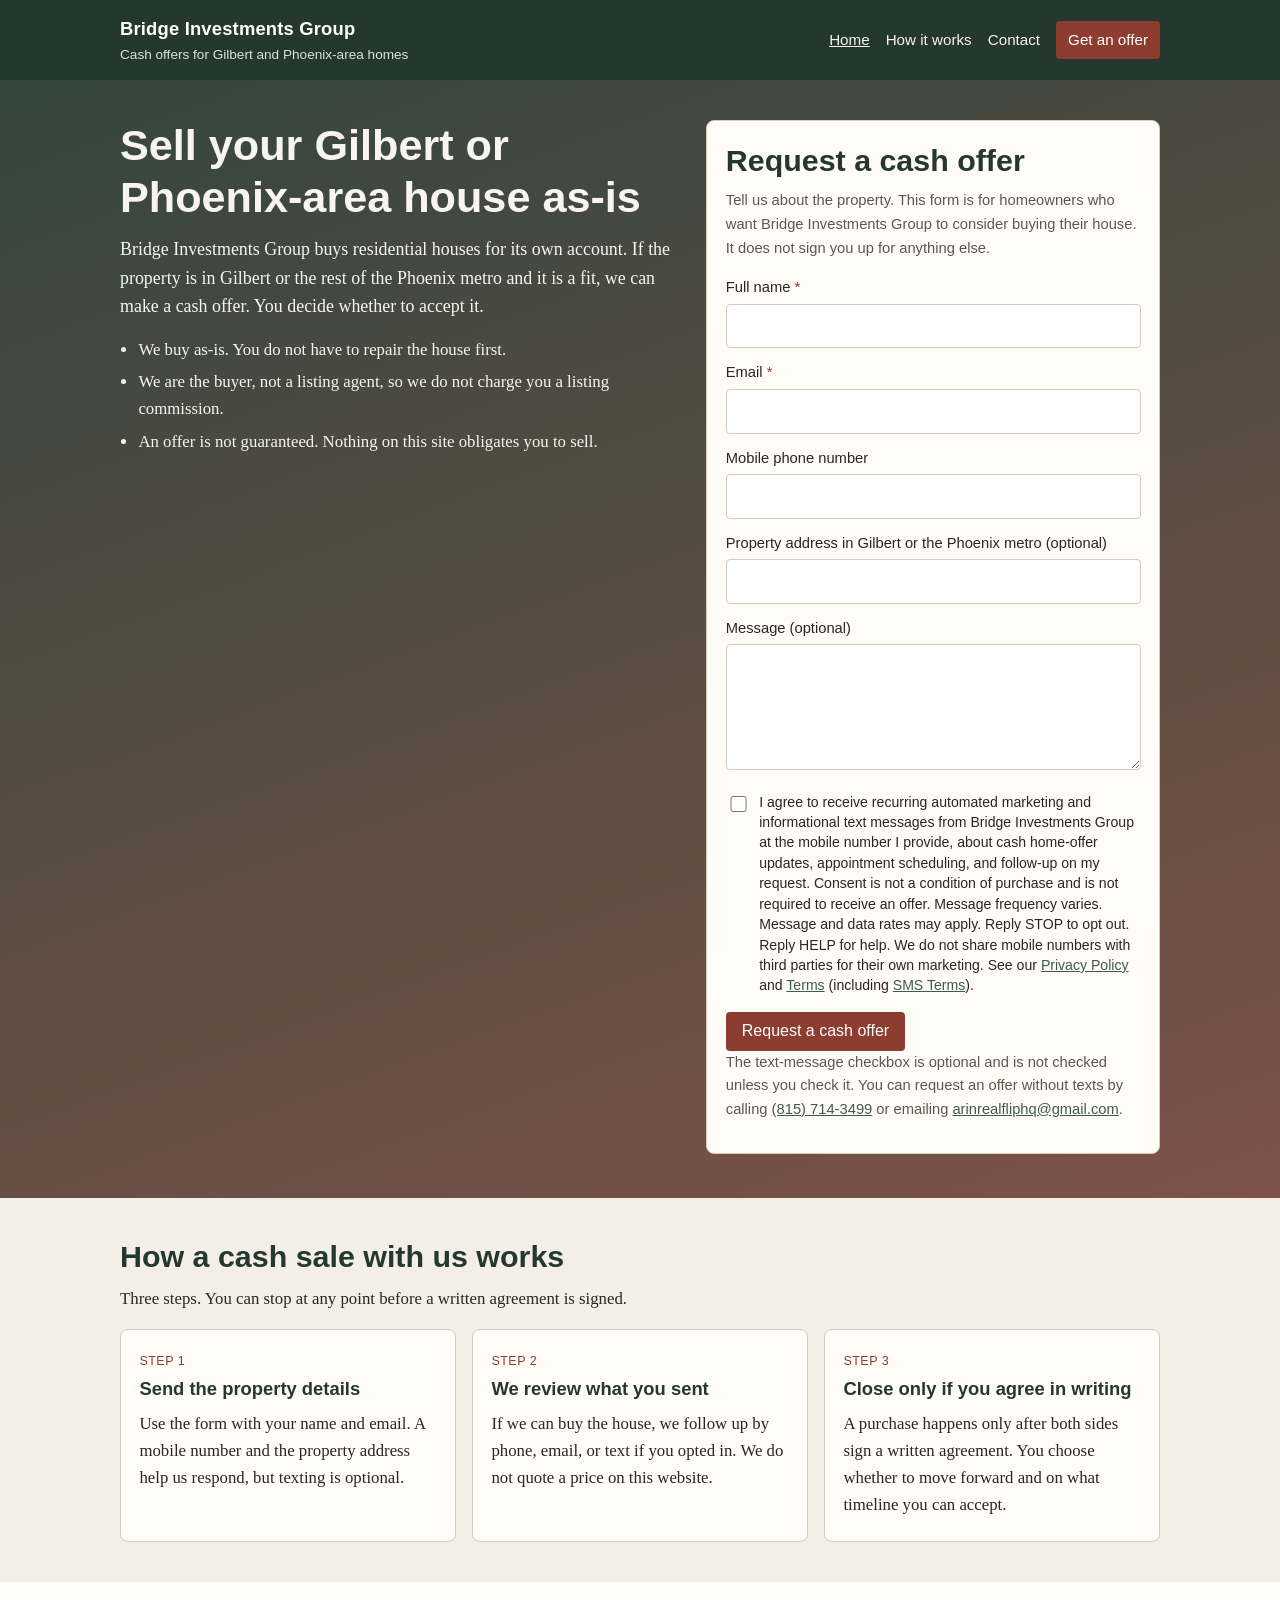
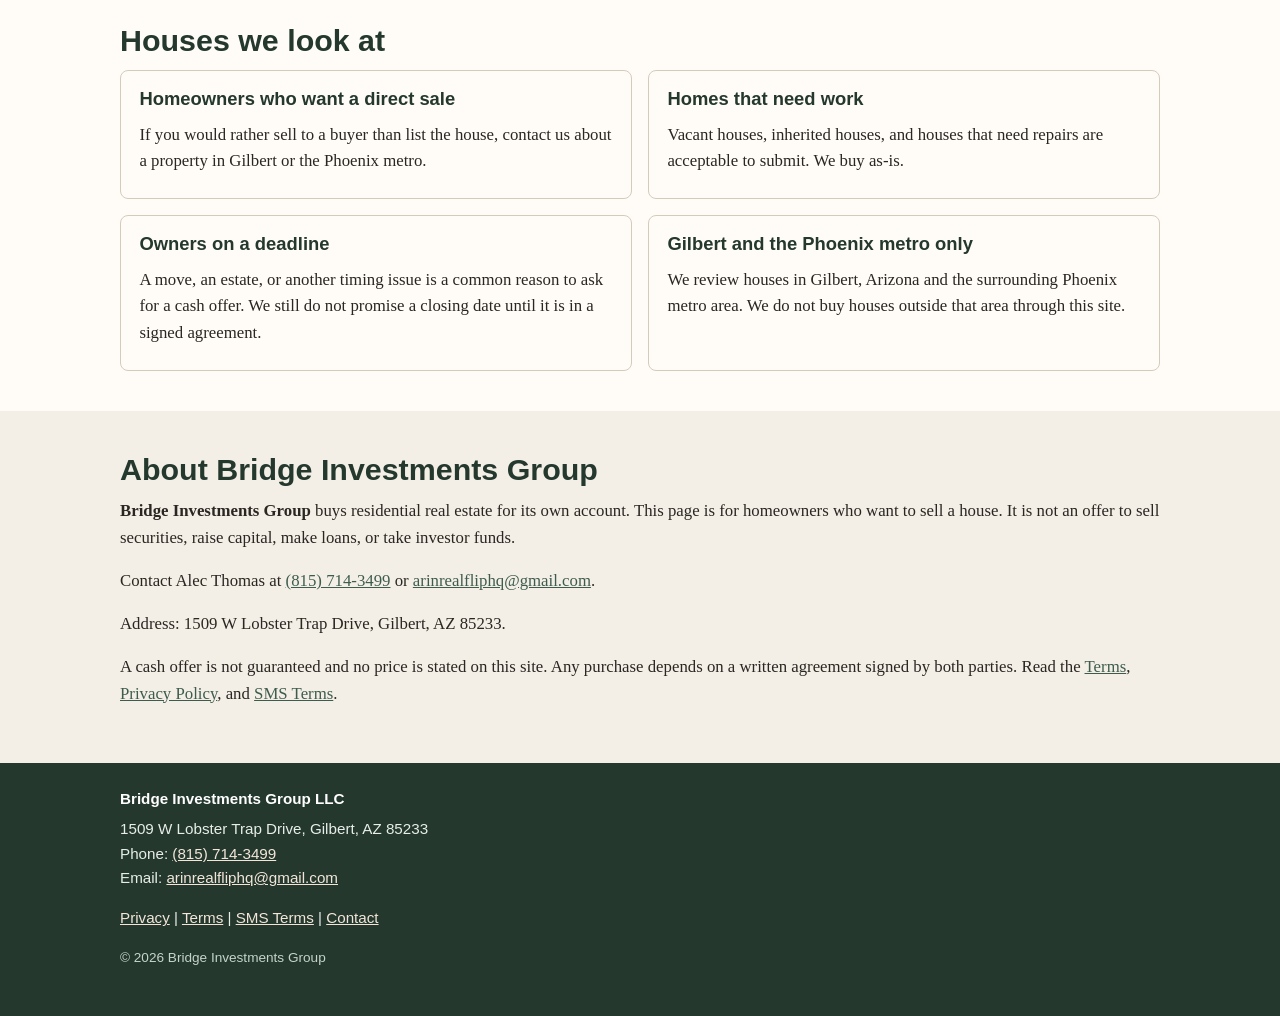
<file: index.html>
<!DOCTYPE html>
<html lang="en">
<head>
  <meta charset="utf-8">
  <meta name="viewport" content="width=device-width, initial-scale=1">
  <title>Bridge Investments Group | Cash Offers for Gilbert and Phoenix Homes</title>
  <meta name="description" content="Bridge Investments Group buys houses as-is for cash in Gilbert, Arizona and the Phoenix metro. Request a cash offer. No obligation.">
  <link rel="stylesheet" href="style.css">
</head>
<body>
  <a class="skip-link" href="#main">Skip to content</a>
  <header class="site-header">
    <div class="header-inner">
      <a class="brand" href="index.html">
        <span class="brand-name">Bridge Investments Group</span>
        <span class="brand-tag">Cash offers for Gilbert and Phoenix-area homes</span>
      </a>
      <nav class="nav" aria-label="Primary">
        <a href="index.html" aria-current="page">Home</a>
        <a href="index.html#how-it-works">How it works</a>
        <a href="contact.html">Contact</a>
        <a class="nav-cta" href="#offer-form">Get an offer</a>
      </nav>
    </div>
  </header>

  <main id="main">
    <section class="hero">
      <div class="hero-inner">
        <div>
          <h1>Sell your Gilbert or Phoenix-area house as-is</h1>
          <p class="lede">Bridge Investments Group buys residential houses for its own account. If the property is in Gilbert or the rest of the Phoenix metro and it is a fit, we can make a cash offer. You decide whether to accept it.</p>
          <ul class="hero-points">
            <li>We buy as-is. You do not have to repair the house first.</li>
            <li>We are the buyer, not a listing agent, so we do not charge you a listing commission.</li>
            <li>An offer is not guaranteed. Nothing on this site obligates you to sell.</li>
          </ul>
        </div>
        <div class="form-card" id="offer-form">
          <form class="offer-form" action="#" method="post">
            <h2>Request a cash offer</h2>
            <p class="form-intro">Tell us about the property. This form is for homeowners who want Bridge Investments Group to consider buying their house. It does not sign you up for anything else.</p>
            <div class="field">
              <label for="full_name">Full name <span class="req" aria-hidden="true">*</span></label>
              <input type="text" id="full_name" name="full_name" autocomplete="name" required>
            </div>
            <div class="field">
              <label for="email">Email <span class="req" aria-hidden="true">*</span></label>
              <input type="email" id="email" name="email" autocomplete="email" required>
            </div>
            <div class="field">
              <label for="mobile_phone">Mobile phone number</label>
              <input type="tel" id="mobile_phone" name="mobile_phone" autocomplete="tel" inputmode="tel">
            </div>
            <div class="field">
              <label for="property_address">Property address in Gilbert or the Phoenix metro (optional)</label>
              <input type="text" id="property_address" name="property_address" autocomplete="street-address">
            </div>
            <div class="field">
              <label for="message">Message (optional)</label>
              <textarea id="message" name="message" rows="4"></textarea>
            </div>
            <div class="consent">
              <input type="checkbox" id="sms-consent" name="sms_consent" value="yes">
              <label for="sms-consent">I agree to receive recurring automated marketing and informational text messages from Bridge Investments Group at the mobile number I provide, about cash home-offer updates, appointment scheduling, and follow-up on my request. Consent is not a condition of purchase and is not required to receive an offer. Message frequency varies. Message and data rates may apply. Reply STOP to opt out. Reply HELP for help. We do not share mobile numbers with third parties for their own marketing. See our <a href="privacy.html">Privacy Policy</a> and <a href="terms.html">Terms</a> (including <a href="sms-terms.html">SMS Terms</a>).</label>
            </div>
            <button type="submit" class="btn">Request a cash offer</button>
            <p class="form-note">The text-message checkbox is optional and is not checked unless you check it. You can request an offer without texts by calling <a href="tel:+18157143499">(815) 714-3499</a> or emailing <a href="mailto:arinrealfliphq@gmail.com">arinrealfliphq@gmail.com</a>.</p>
          </form>
        </div>
      </div>
    </section>

    <section class="section" id="how-it-works">
      <div class="wrap">
        <h2>How a cash sale with us works</h2>
        <p>Three steps. You can stop at any point before a written agreement is signed.</p>
        <div class="grid-3">
          <article class="card">
            <span class="step">Step 1</span>
            <h3>Send the property details</h3>
            <p>Use the form with your name and email. A mobile number and the property address help us respond, but texting is optional.</p>
          </article>
          <article class="card">
            <span class="step">Step 2</span>
            <h3>We review what you sent</h3>
            <p>If we can buy the house, we follow up by phone, email, or text if you opted in. We do not quote a price on this website.</p>
          </article>
          <article class="card">
            <span class="step">Step 3</span>
            <h3>Close only if you agree in writing</h3>
            <p>A purchase happens only after both sides sign a written agreement. You choose whether to move forward and on what timeline you can accept.</p>
          </article>
        </div>
      </div>
    </section>

    <section class="section section-paper">
      <div class="wrap">
        <h2>Houses we look at</h2>
        <div class="grid-2">
          <article class="card">
            <h3>Homeowners who want a direct sale</h3>
            <p>If you would rather sell to a buyer than list the house, contact us about a property in Gilbert or the Phoenix metro.</p>
          </article>
          <article class="card">
            <h3>Homes that need work</h3>
            <p>Vacant houses, inherited houses, and houses that need repairs are acceptable to submit. We buy as-is.</p>
          </article>
          <article class="card">
            <h3>Owners on a deadline</h3>
            <p>A move, an estate, or another timing issue is a common reason to ask for a cash offer. We still do not promise a closing date until it is in a signed agreement.</p>
          </article>
          <article class="card">
            <h3>Gilbert and the Phoenix metro only</h3>
            <p>We review houses in Gilbert, Arizona and the surrounding Phoenix metro area. We do not buy houses outside that area through this site.</p>
          </article>
        </div>
      </div>
    </section>

    <section class="section" id="contact">
      <div class="wrap">
        <h2>About Bridge Investments Group</h2>
        <p><strong>Bridge Investments Group</strong> buys residential real estate for its own account. This page is for homeowners who want to sell a house. It is not an offer to sell securities, raise capital, make loans, or take investor funds.</p>
        <p>Contact Alec Thomas at <a href="tel:+18157143499">(815) 714-3499</a> or <a href="mailto:arinrealfliphq@gmail.com">arinrealfliphq@gmail.com</a>.</p>
        <p>Address: 1509 W Lobster Trap Drive, Gilbert, AZ 85233.</p>
        <p>A cash offer is not guaranteed and no price is stated on this site. Any purchase depends on a written agreement signed by both parties. Read the <a href="terms.html">Terms</a>, <a href="privacy.html">Privacy Policy</a>, and <a href="sms-terms.html">SMS Terms</a>.</p>
      </div>
    </section>
  </main>
  <footer class="site-footer">
    <div class="footer-inner">
      <p class="footer-legal-name">Bridge Investments Group LLC</p>
      <p>
        1509 W Lobster Trap Drive, Gilbert, AZ 85233<br>
        Phone: <a href="tel:+18157143499">(815) 714-3499</a><br>
        Email: <a href="mailto:arinrealfliphq@gmail.com">arinrealfliphq@gmail.com</a>
      </p>
      <p class="footer-links">
        <a href="privacy.html">Privacy</a> |
        <a href="terms.html">Terms</a> |
        <a href="sms-terms.html">SMS Terms</a> |
        <a href="contact.html">Contact</a>
      </p>
      <p class="copyright">&copy; 2026 Bridge Investments Group</p>
    </div>
  </footer>
</body>
</html>
</file>
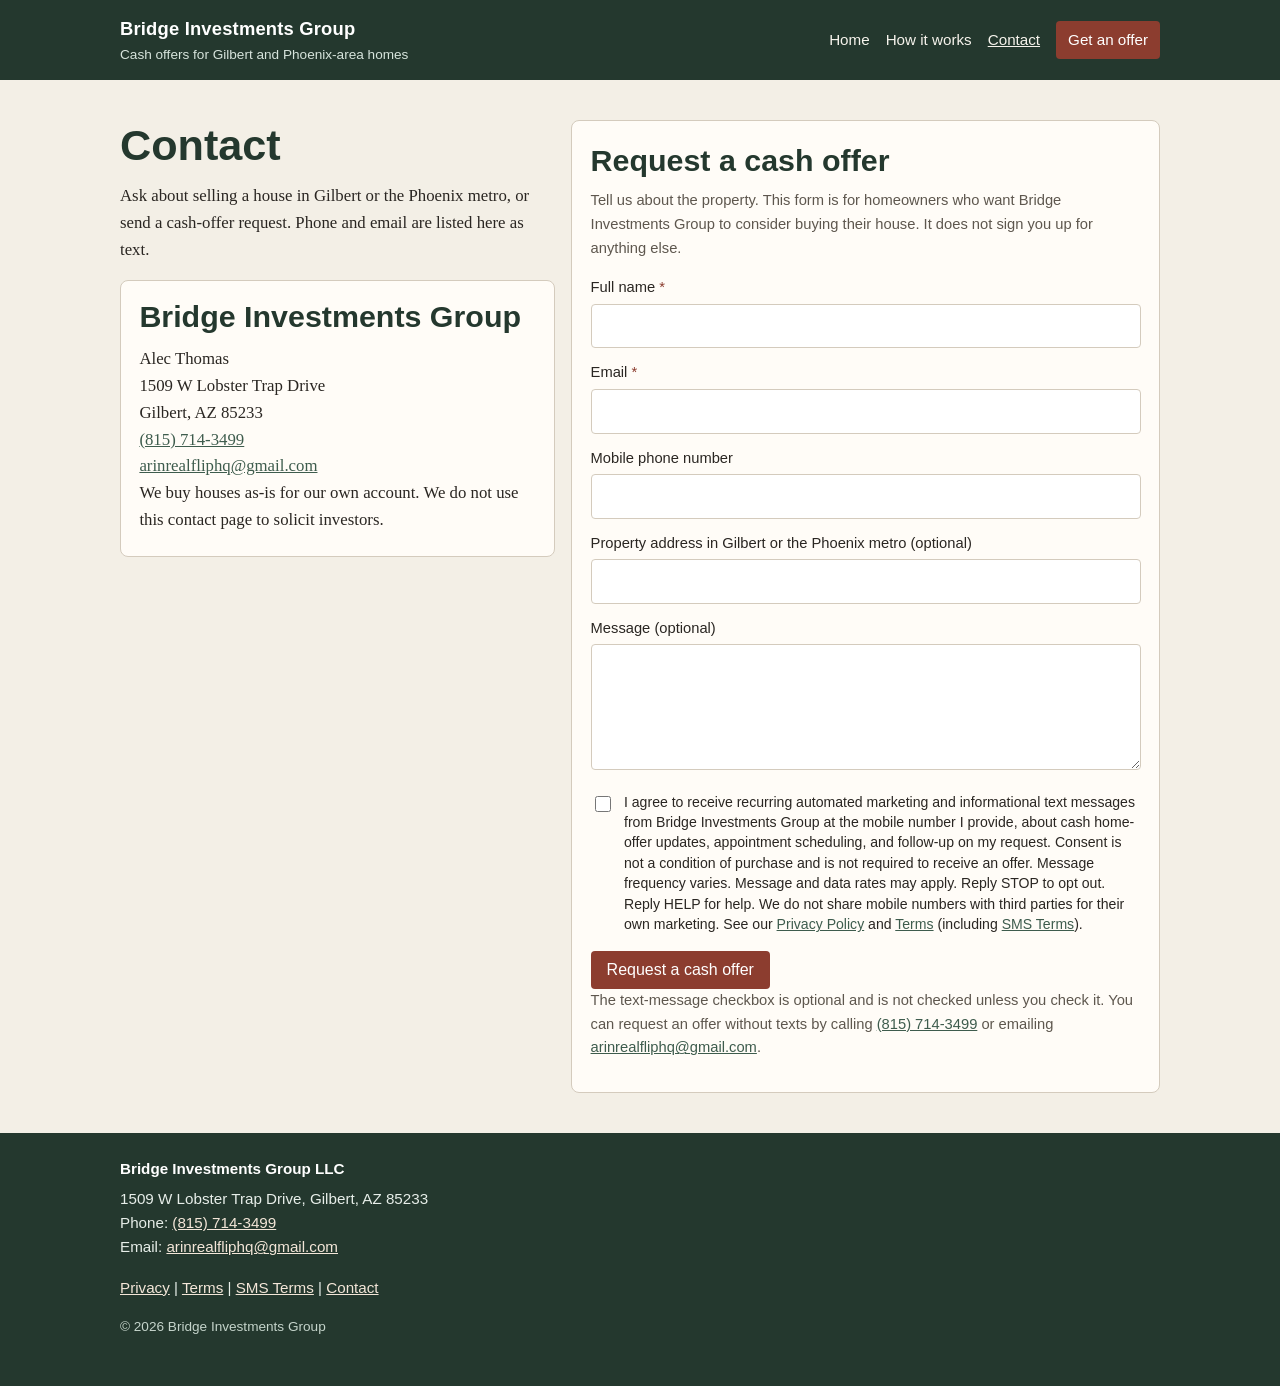
<file: contact.html>
<!DOCTYPE html>
<html lang="en">
<head>
  <meta charset="utf-8">
  <meta name="viewport" content="width=device-width, initial-scale=1">
  <title>Contact | Bridge Investments Group</title>
  <meta name="description" content="Contact Bridge Investments Group in Gilbert, Arizona. Phone (815) 714-3499. Email arinrealfliphq@gmail.com.">
  <link rel="stylesheet" href="style.css">
</head>
<body>
  <a class="skip-link" href="#main">Skip to content</a>
  <header class="site-header">
    <div class="header-inner">
      <a class="brand" href="index.html">
        <span class="brand-name">Bridge Investments Group</span>
        <span class="brand-tag">Cash offers for Gilbert and Phoenix-area homes</span>
      </a>
      <nav class="nav" aria-label="Primary">
        <a href="index.html">Home</a>
        <a href="index.html#how-it-works">How it works</a>
        <a href="contact.html" aria-current="page">Contact</a>
        <a class="nav-cta" href="#offer-form">Get an offer</a>
      </nav>
    </div>
  </header>

  <main id="main">
    <section class="section">
      <div class="wrap contact-grid">
        <div>
          <h1>Contact</h1>
          <p>Ask about selling a house in Gilbert or the Phoenix metro, or send a cash-offer request. Phone and email are listed here as text.</p>
          <div class="card">
            <h2>Bridge Investments Group</h2>
            <address>
              Alec Thomas<br>
              1509 W Lobster Trap Drive<br>
              Gilbert, AZ 85233<br>
              <a href="tel:+18157143499">(815) 714-3499</a><br>
              <a href="mailto:arinrealfliphq@gmail.com">arinrealfliphq@gmail.com</a>
            </address>
            <p>We buy houses as-is for our own account. We do not use this contact page to solicit investors.</p>
          </div>
        </div>
        <div class="form-card" id="offer-form">
          <form class="offer-form" action="#" method="post">
            <h2>Request a cash offer</h2>
            <p class="form-intro">Tell us about the property. This form is for homeowners who want Bridge Investments Group to consider buying their house. It does not sign you up for anything else.</p>
            <div class="field">
              <label for="c-full_name">Full name <span class="req" aria-hidden="true">*</span></label>
              <input type="text" id="c-full_name" name="full_name" autocomplete="name" required>
            </div>
            <div class="field">
              <label for="c-email">Email <span class="req" aria-hidden="true">*</span></label>
              <input type="email" id="c-email" name="email" autocomplete="email" required>
            </div>
            <div class="field">
              <label for="c-mobile_phone">Mobile phone number</label>
              <input type="tel" id="c-mobile_phone" name="mobile_phone" autocomplete="tel" inputmode="tel">
            </div>
            <div class="field">
              <label for="c-property_address">Property address in Gilbert or the Phoenix metro (optional)</label>
              <input type="text" id="c-property_address" name="property_address" autocomplete="street-address">
            </div>
            <div class="field">
              <label for="c-message">Message (optional)</label>
              <textarea id="c-message" name="message" rows="4"></textarea>
            </div>
            <div class="consent">
              <input type="checkbox" id="c-sms-consent" name="sms_consent" value="yes">
              <label for="c-sms-consent">I agree to receive recurring automated marketing and informational text messages from Bridge Investments Group at the mobile number I provide, about cash home-offer updates, appointment scheduling, and follow-up on my request. Consent is not a condition of purchase and is not required to receive an offer. Message frequency varies. Message and data rates may apply. Reply STOP to opt out. Reply HELP for help. We do not share mobile numbers with third parties for their own marketing. See our <a href="privacy.html">Privacy Policy</a> and <a href="terms.html">Terms</a> (including <a href="sms-terms.html">SMS Terms</a>).</label>
            </div>
            <button type="submit" class="btn">Request a cash offer</button>
            <p class="form-note">The text-message checkbox is optional and is not checked unless you check it. You can request an offer without texts by calling <a href="tel:+18157143499">(815) 714-3499</a> or emailing <a href="mailto:arinrealfliphq@gmail.com">arinrealfliphq@gmail.com</a>.</p>
          </form>
        </div>
      </div>
    </section>
  </main>
  <footer class="site-footer">
    <div class="footer-inner">
      <p class="footer-legal-name">Bridge Investments Group LLC</p>
      <p>
        1509 W Lobster Trap Drive, Gilbert, AZ 85233<br>
        Phone: <a href="tel:+18157143499">(815) 714-3499</a><br>
        Email: <a href="mailto:arinrealfliphq@gmail.com">arinrealfliphq@gmail.com</a>
      </p>
      <p class="footer-links">
        <a href="privacy.html">Privacy</a> |
        <a href="terms.html">Terms</a> |
        <a href="sms-terms.html">SMS Terms</a> |
        <a href="contact.html">Contact</a>
      </p>
      <p class="copyright">&copy; 2026 Bridge Investments Group</p>
    </div>
  </footer>
</body>
</html>
</file>
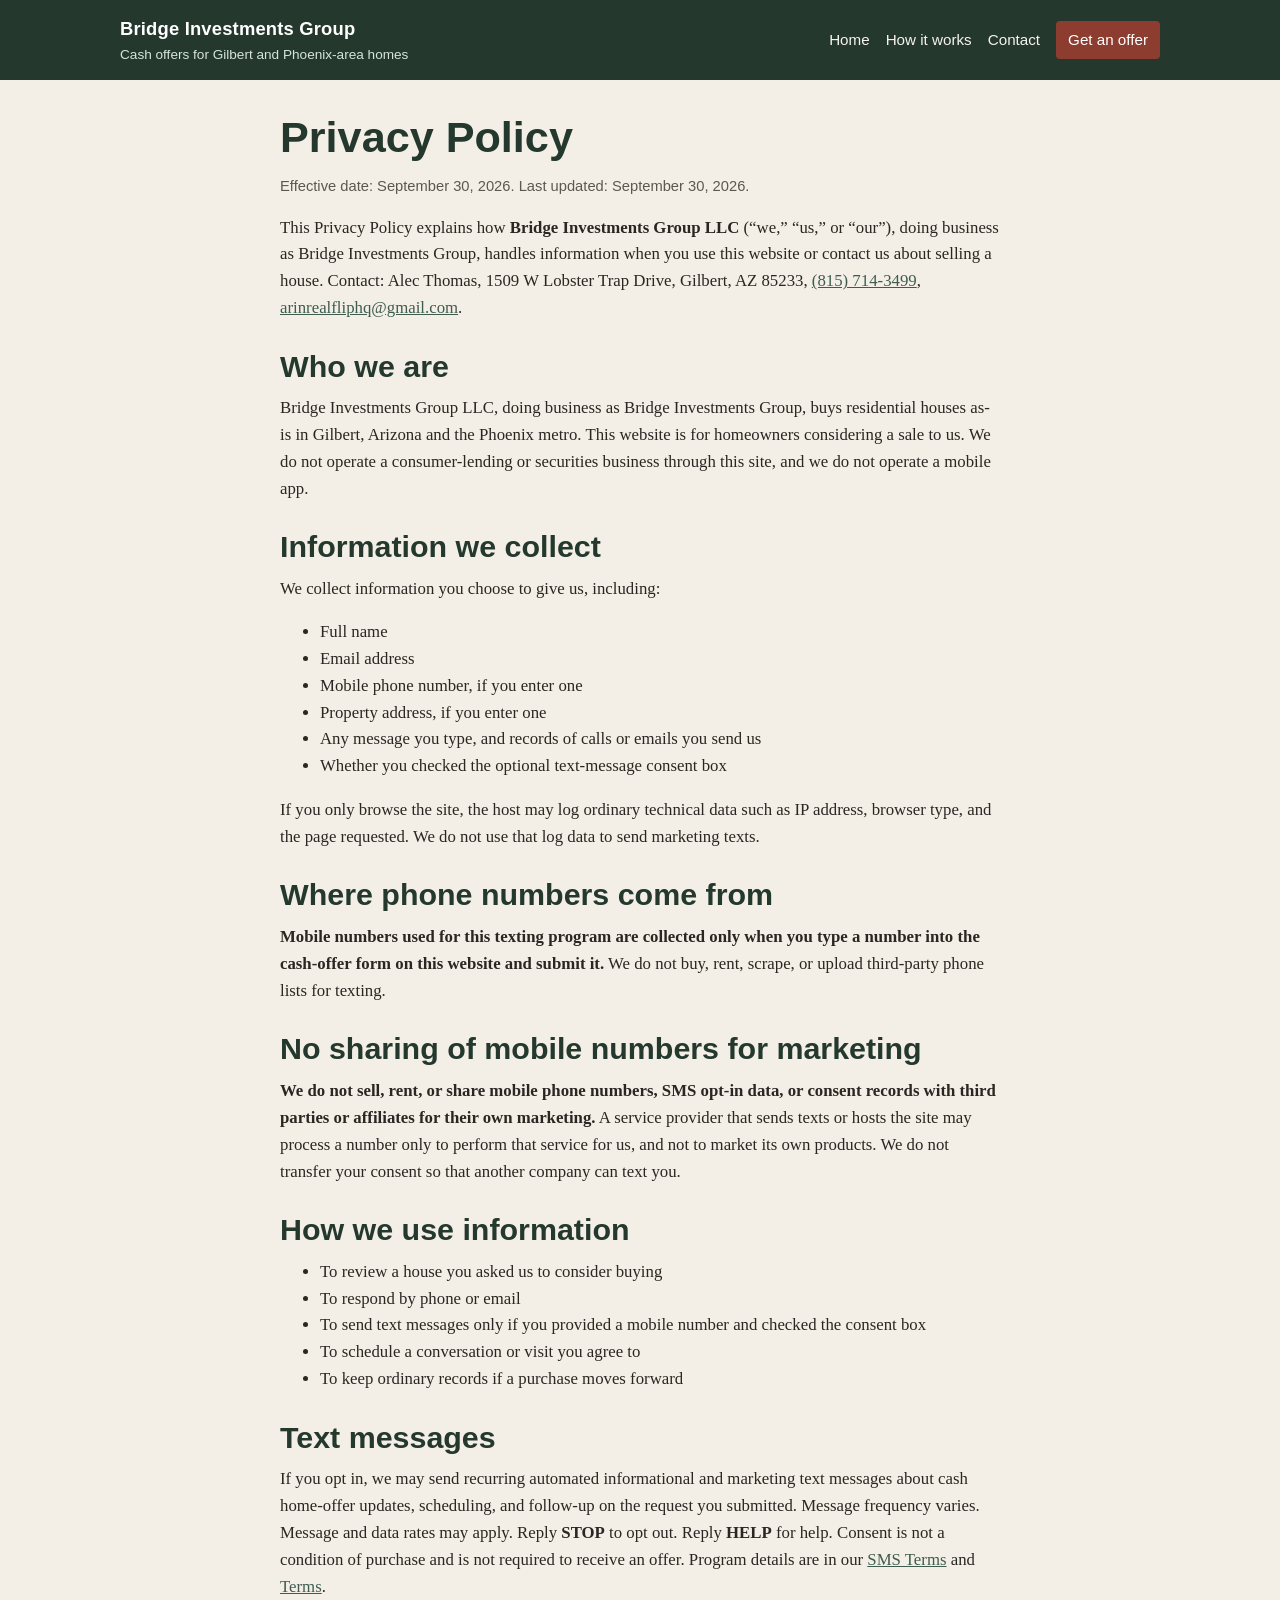
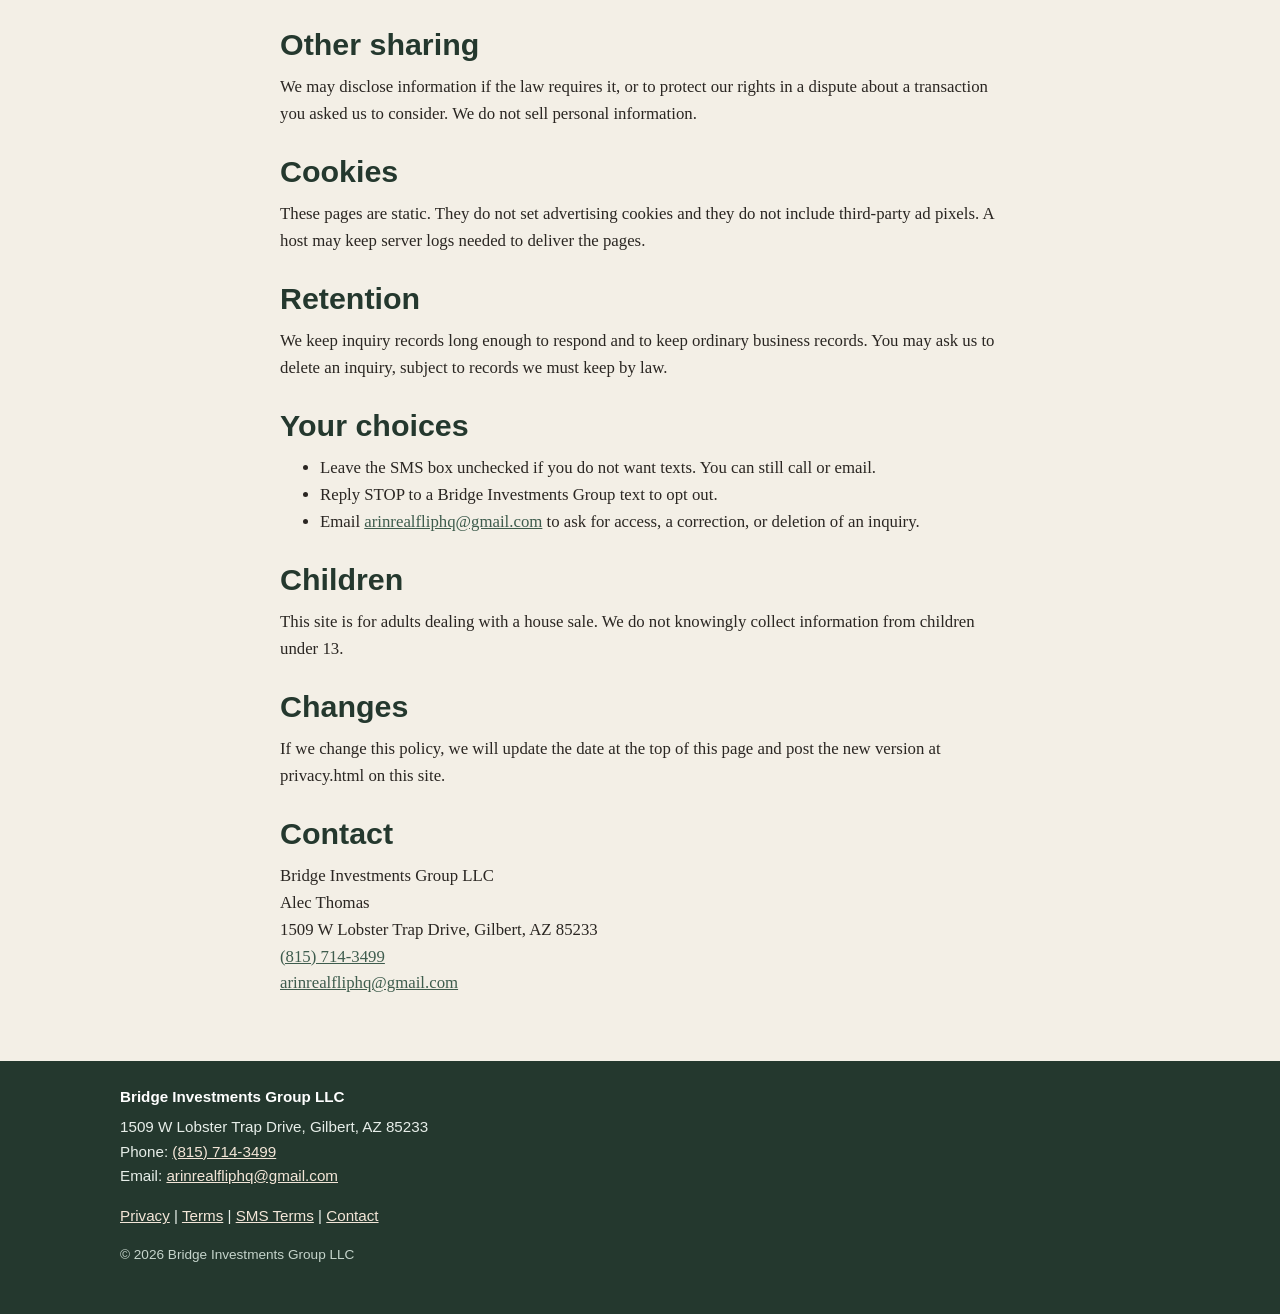
<file: privacy-policy.html>
<!DOCTYPE html>
<html lang="en">
<head>
  <meta charset="utf-8">
  <meta name="viewport" content="width=device-width, initial-scale=1">
  <title>Privacy Policy | Bridge Investments Group</title>
  <meta name="description" content="Privacy Policy for Bridge Investments Group. How we handle cash-offer inquiries and SMS opt-in data.">
  <link rel="stylesheet" href="style.css">
</head>
<body>
  <a class="skip-link" href="#main">Skip to content</a>
  <header class="site-header">
    <div class="header-inner">
      <a class="brand" href="index.html">
        <span class="brand-name">Bridge Investments Group</span>
        <span class="brand-tag">Cash offers for Gilbert and Phoenix-area homes</span>
      </a>
      <nav class="nav" aria-label="Primary">
        <a href="index.html">Home</a>
        <a href="index.html#how-it-works">How it works</a>
        <a href="contact.html">Contact</a>
        <a class="nav-cta" href="contact.html#offer-form">Get an offer</a>
      </nav>
    </div>
  </header>

  <main id="main">
    <article class="legal">
      <h1>Privacy Policy</h1>
      <p class="updated">Effective date: September 30, 2026. Last updated: September 30, 2026.</p>
      <p>This Privacy Policy explains how <strong>Bridge Investments Group LLC</strong> (“we,” “us,” or “our”), doing business as Bridge Investments Group, handles information when you use this website or contact us about selling a house. Contact: Alec Thomas, 1509 W Lobster Trap Drive, Gilbert, AZ 85233, <a href="tel:+18157143499">(815) 714-3499</a>, <a href="mailto:arinrealfliphq@gmail.com">arinrealfliphq@gmail.com</a>.</p>

      <h2>Who we are</h2>
      <p>Bridge Investments Group LLC, doing business as Bridge Investments Group, buys residential houses as-is in Gilbert, Arizona and the Phoenix metro. This website is for homeowners considering a sale to us. We do not operate a consumer-lending or securities business through this site, and we do not operate a mobile app.</p>

      <h2>Information we collect</h2>
      <p>We collect information you choose to give us, including:</p>
      <ul>
        <li>Full name</li>
        <li>Email address</li>
        <li>Mobile phone number, if you enter one</li>
        <li>Property address, if you enter one</li>
        <li>Any message you type, and records of calls or emails you send us</li>
        <li>Whether you checked the optional text-message consent box</li>
      </ul>
      <p>If you only browse the site, the host may log ordinary technical data such as IP address, browser type, and the page requested. We do not use that log data to send marketing texts.</p>

      <h2>Where phone numbers come from</h2>
      <p><strong>Mobile numbers used for this texting program are collected only when you type a number into the cash-offer form on this website and submit it.</strong> We do not buy, rent, scrape, or upload third-party phone lists for texting.</p>

      <h2>No sharing of mobile numbers for marketing</h2>
      <p><strong>We do not sell, rent, or share mobile phone numbers, SMS opt-in data, or consent records with third parties or affiliates for their own marketing.</strong> A service provider that sends texts or hosts the site may process a number only to perform that service for us, and not to market its own products. We do not transfer your consent so that another company can text you.</p>

      <h2>How we use information</h2>
      <ul>
        <li>To review a house you asked us to consider buying</li>
        <li>To respond by phone or email</li>
        <li>To send text messages only if you provided a mobile number and checked the consent box</li>
        <li>To schedule a conversation or visit you agree to</li>
        <li>To keep ordinary records if a purchase moves forward</li>
      </ul>

      <h2>Text messages</h2>
      <p>If you opt in, we may send recurring automated informational and marketing text messages about cash home-offer updates, scheduling, and follow-up on the request you submitted. Message frequency varies. Message and data rates may apply. Reply <strong>STOP</strong> to opt out. Reply <strong>HELP</strong> for help. Consent is not a condition of purchase and is not required to receive an offer. Program details are in our <a href="sms-terms.html">SMS Terms</a> and <a href="terms.html">Terms</a>.</p>

      <h2>Other sharing</h2>
      <p>We may disclose information if the law requires it, or to protect our rights in a dispute about a transaction you asked us to consider. We do not sell personal information.</p>

      <h2>Cookies</h2>
      <p>These pages are static. They do not set advertising cookies and they do not include third-party ad pixels. A host may keep server logs needed to deliver the pages.</p>

      <h2>Retention</h2>
      <p>We keep inquiry records long enough to respond and to keep ordinary business records. You may ask us to delete an inquiry, subject to records we must keep by law.</p>

      <h2>Your choices</h2>
      <ul>
        <li>Leave the SMS box unchecked if you do not want texts. You can still call or email.</li>
        <li>Reply STOP to a Bridge Investments Group text to opt out.</li>
        <li>Email <a href="mailto:arinrealfliphq@gmail.com">arinrealfliphq@gmail.com</a> to ask for access, a correction, or deletion of an inquiry.</li>
      </ul>

      <h2>Children</h2>
      <p>This site is for adults dealing with a house sale. We do not knowingly collect information from children under 13.</p>

      <h2>Changes</h2>
      <p>If we change this policy, we will update the date at the top of this page and post the new version at privacy.html on this site.</p>

      <h2>Contact</h2>
      <p>Bridge Investments Group LLC<br>
      Alec Thomas<br>
      1509 W Lobster Trap Drive, Gilbert, AZ 85233<br>
      <a href="tel:+18157143499">(815) 714-3499</a><br>
      <a href="mailto:arinrealfliphq@gmail.com">arinrealfliphq@gmail.com</a></p>
    </article>
  </main>
  <footer class="site-footer">
    <div class="footer-inner">
      <p class="footer-legal-name">Bridge Investments Group LLC</p>
      <p>
        1509 W Lobster Trap Drive, Gilbert, AZ 85233<br>
        Phone: <a href="tel:+18157143499">(815) 714-3499</a><br>
        Email: <a href="mailto:arinrealfliphq@gmail.com">arinrealfliphq@gmail.com</a>
      </p>
      <p class="footer-links">
        <a href="privacy.html">Privacy</a> |
        <a href="terms.html">Terms</a> |
        <a href="sms-terms.html">SMS Terms</a> |
        <a href="contact.html">Contact</a>
      </p>
      <p class="copyright">&copy; 2026 Bridge Investments Group LLC</p>
    </div>
  </footer>
</body>
</html>
</file>
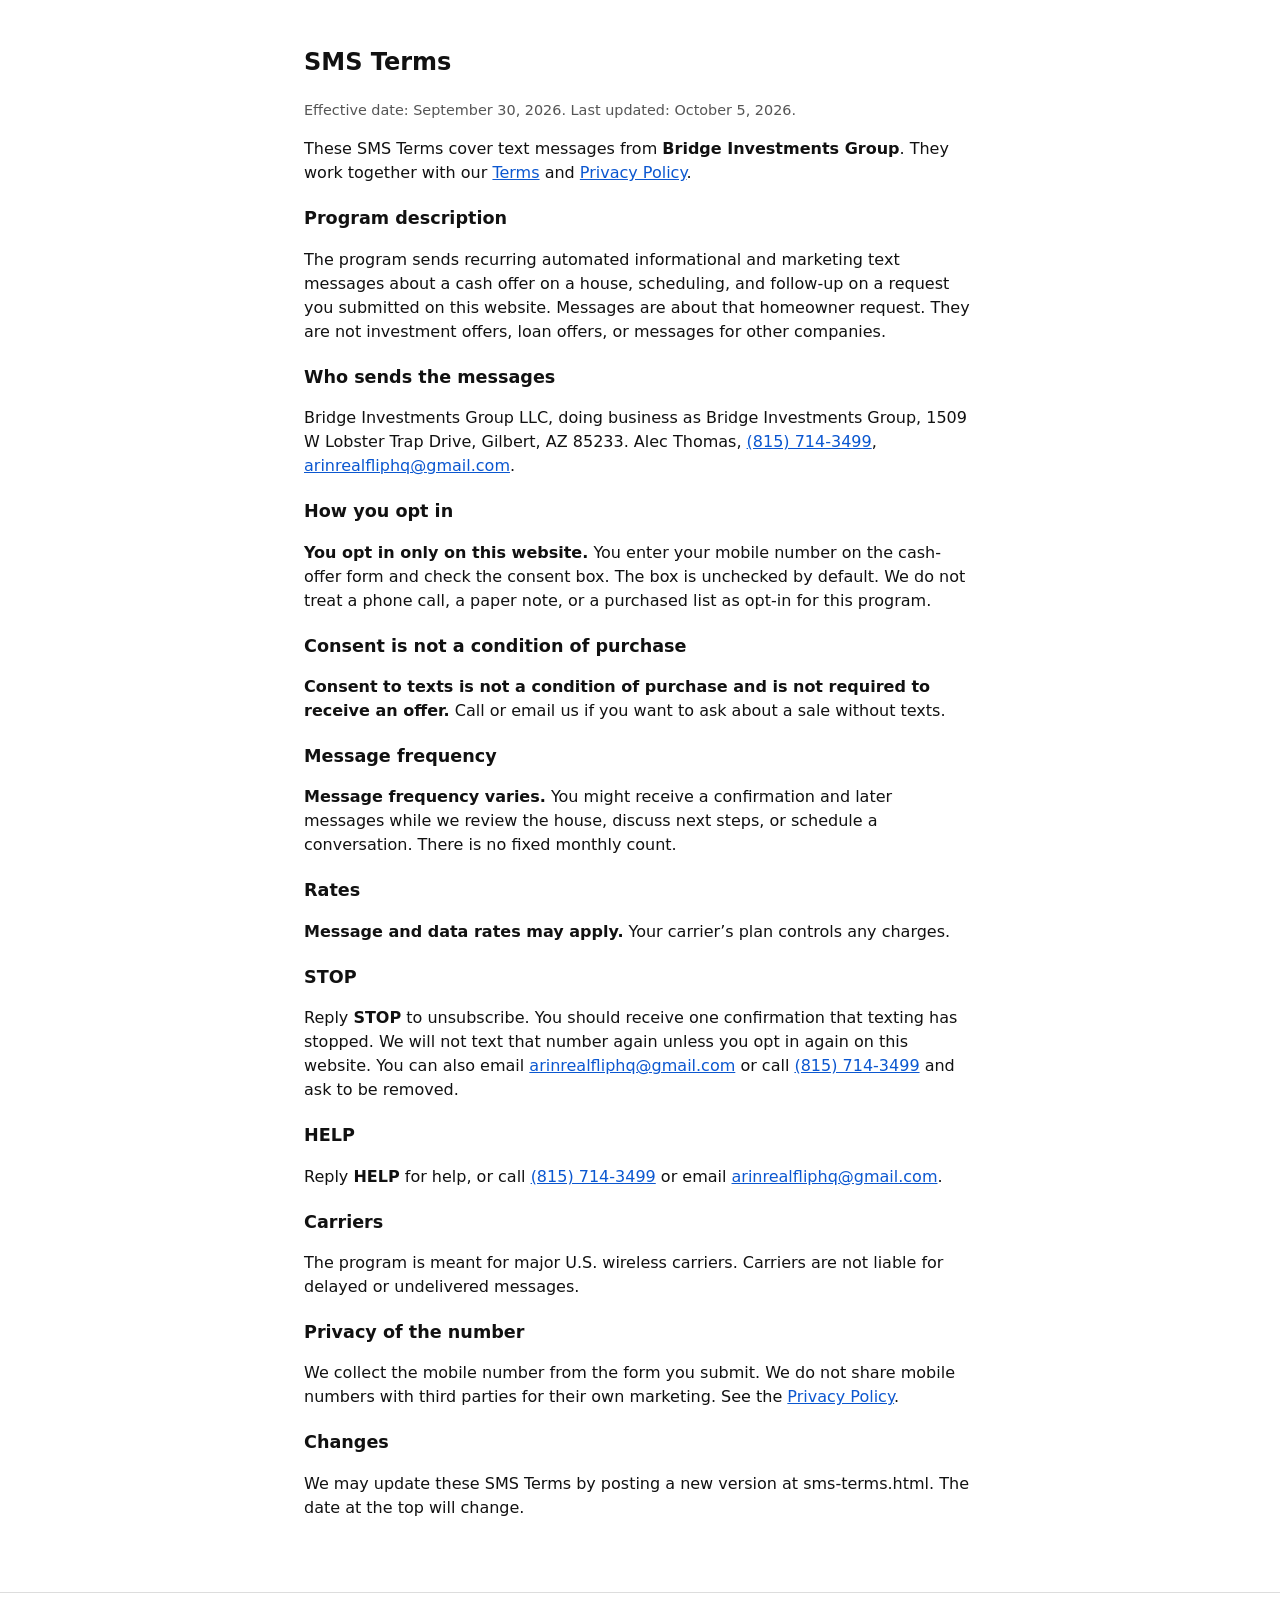
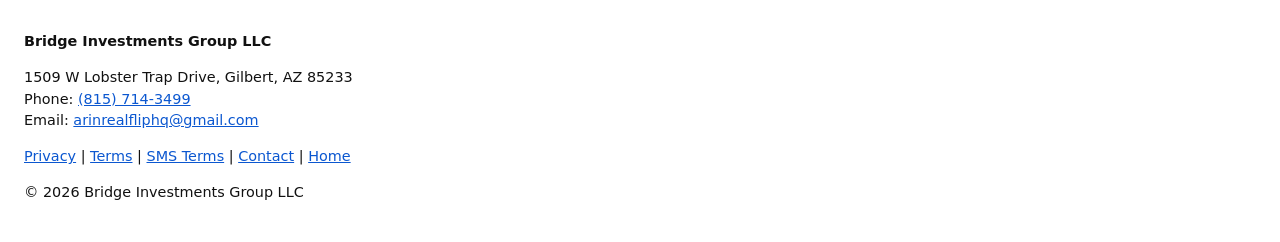
<file: sms-terms.html>
<!DOCTYPE html>
<html lang="en">
<head>
  <meta charset="utf-8">
  <meta name="viewport" content="width=device-width, initial-scale=1">
  <title>SMS Terms | Bridge Investments Group</title>
  <meta name="description" content="SMS terms for text messages from Bridge Investments Group about cash home-offer requests.">
  <style>
    body{font-family:system-ui,sans-serif;line-height:1.5;margin:0;color:#111;background:#fff}
    main{max-width:42rem;margin:0 auto;padding:1.5rem}
    h1{font-size:1.5rem} h2{font-size:1.1rem;margin-top:1.25rem}
    a{color:#0b57d0} .updated{color:#555;font-size:.9rem}
    footer{border-top:1px solid #ddd;margin-top:2rem;padding:1.5rem;font-size:.9rem}
  </style>
</head>
<body>
  <main id="main">
    <article>
      <h1>SMS Terms</h1>
      <p class="updated">Effective date: September 30, 2026. Last updated: October 5, 2026.</p>
      <p>These SMS Terms cover text messages from <strong>Bridge Investments Group</strong>. They work together with our <a href="terms.html">Terms</a> and <a href="privacy.html">Privacy Policy</a>.</p>
      <h2>Program description</h2>
      <p>The program sends recurring automated informational and marketing text messages about a cash offer on a house, scheduling, and follow-up on a request you submitted on this website. Messages are about that homeowner request. They are not investment offers, loan offers, or messages for other companies.</p>
      <h2>Who sends the messages</h2>
      <p>Bridge Investments Group LLC, doing business as Bridge Investments Group, 1509 W Lobster Trap Drive, Gilbert, AZ 85233. Alec Thomas, <a href="tel:+18157143499">(815) 714-3499</a>, <a href="mailto:arinrealfliphq@gmail.com">arinrealfliphq@gmail.com</a>.</p>
      <h2>How you opt in</h2>
      <p><strong>You opt in only on this website.</strong> You enter your mobile number on the cash-offer form and check the consent box. The box is unchecked by default. We do not treat a phone call, a paper note, or a purchased list as opt-in for this program.</p>
      <h2>Consent is not a condition of purchase</h2>
      <p><strong>Consent to texts is not a condition of purchase and is not required to receive an offer.</strong> Call or email us if you want to ask about a sale without texts.</p>
      <h2>Message frequency</h2>
      <p><strong>Message frequency varies.</strong> You might receive a confirmation and later messages while we review the house, discuss next steps, or schedule a conversation. There is no fixed monthly count.</p>
      <h2>Rates</h2>
      <p><strong>Message and data rates may apply.</strong> Your carrier’s plan controls any charges.</p>
      <h2>STOP</h2>
      <p>Reply <strong>STOP</strong> to unsubscribe. You should receive one confirmation that texting has stopped. We will not text that number again unless you opt in again on this website. You can also email <a href="mailto:arinrealfliphq@gmail.com">arinrealfliphq@gmail.com</a> or call <a href="tel:+18157143499">(815) 714-3499</a> and ask to be removed.</p>
      <h2>HELP</h2>
      <p>Reply <strong>HELP</strong> for help, or call <a href="tel:+18157143499">(815) 714-3499</a> or email <a href="mailto:arinrealfliphq@gmail.com">arinrealfliphq@gmail.com</a>.</p>
      <h2>Carriers</h2>
      <p>The program is meant for major U.S. wireless carriers. Carriers are not liable for delayed or undelivered messages.</p>
      <h2>Privacy of the number</h2>
      <p>We collect the mobile number from the form you submit. We do not share mobile numbers with third parties for their own marketing. See the <a href="privacy.html">Privacy Policy</a>.</p>
      <h2>Changes</h2>
      <p>We may update these SMS Terms by posting a new version at sms-terms.html. The date at the top will change.</p>
    </article>
  </main>
  <footer>
    <p><strong>Bridge Investments Group LLC</strong></p>
    <p>1509 W Lobster Trap Drive, Gilbert, AZ 85233<br>
    Phone: <a href="tel:+18157143499">(815) 714-3499</a><br>
    Email: <a href="mailto:arinrealfliphq@gmail.com">arinrealfliphq@gmail.com</a></p>
    <p><a href="privacy.html">Privacy</a> | <a href="terms.html">Terms</a> | <a href="sms-terms.html">SMS Terms</a> | <a href="contact.html">Contact</a> | <a href="index.html">Home</a></p>
    <p>&copy; 2026 Bridge Investments Group LLC</p>
  </footer>
</body>
</html>
</file>
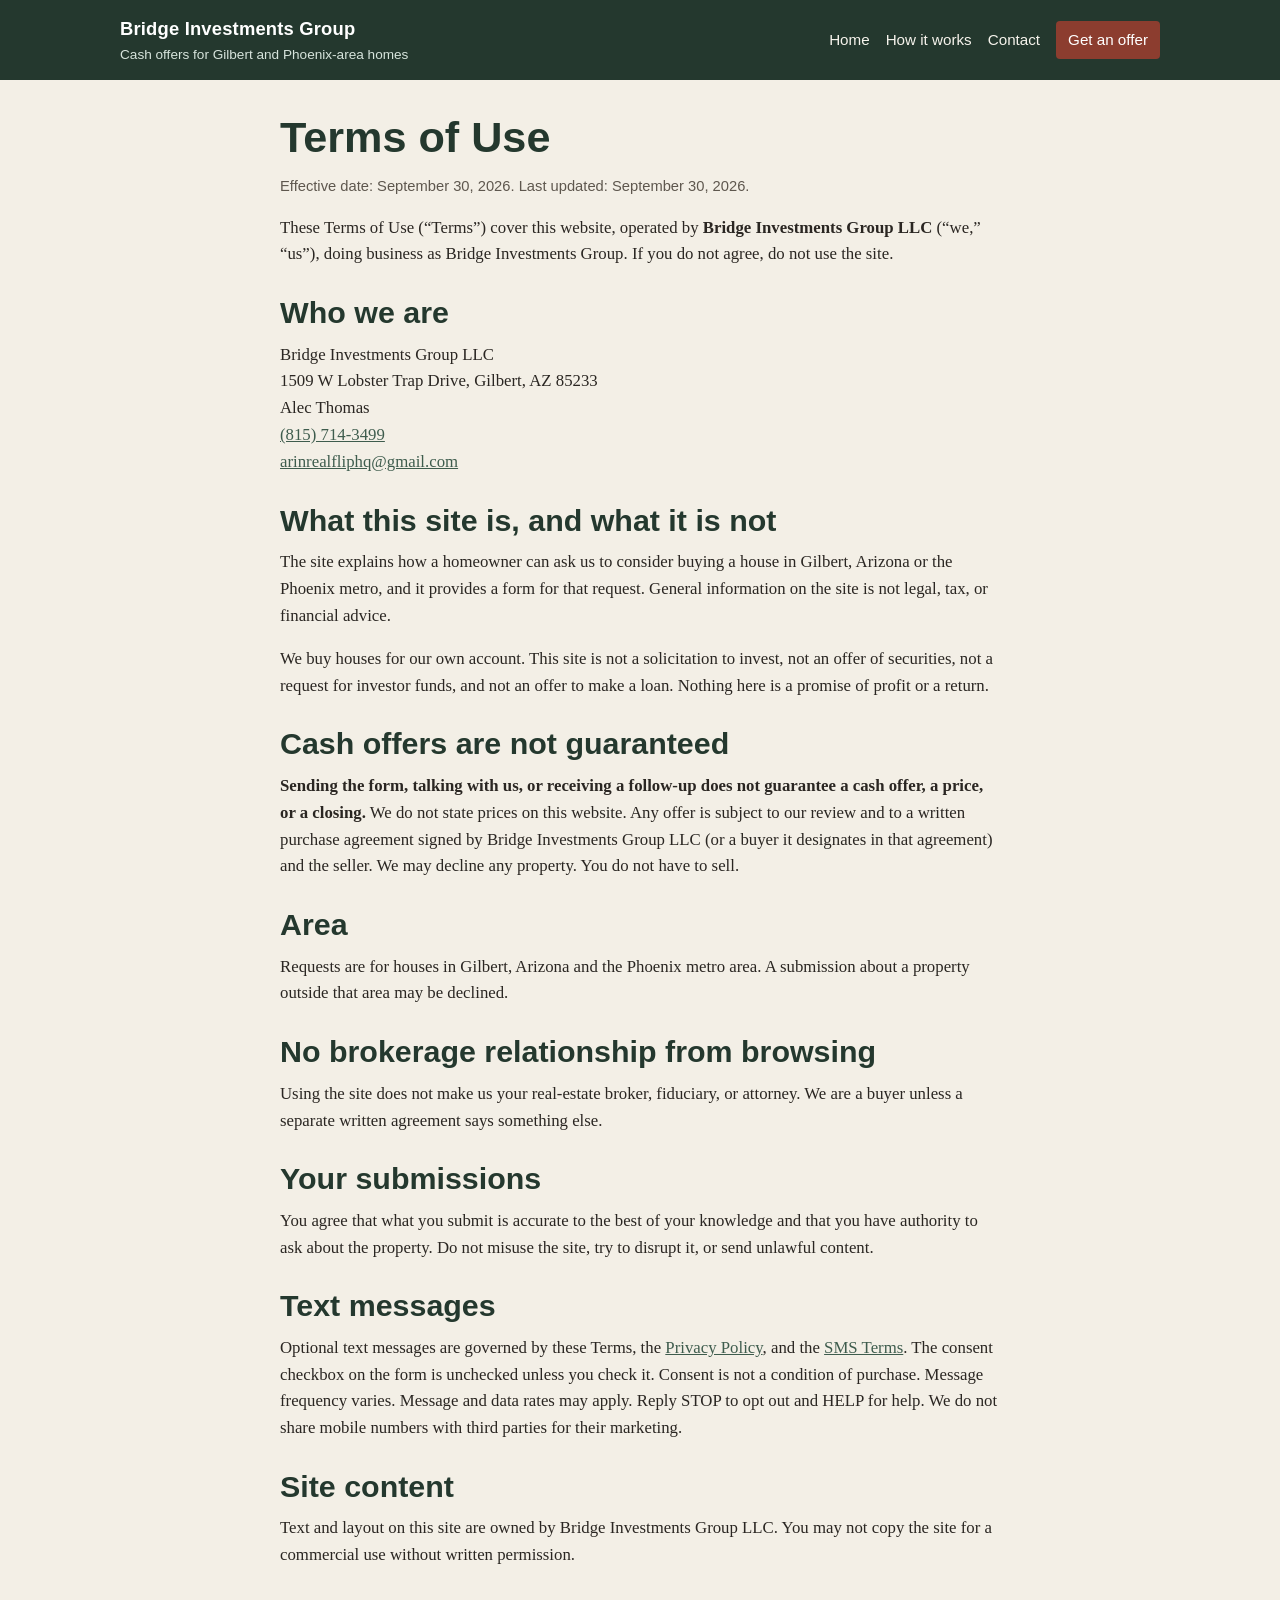
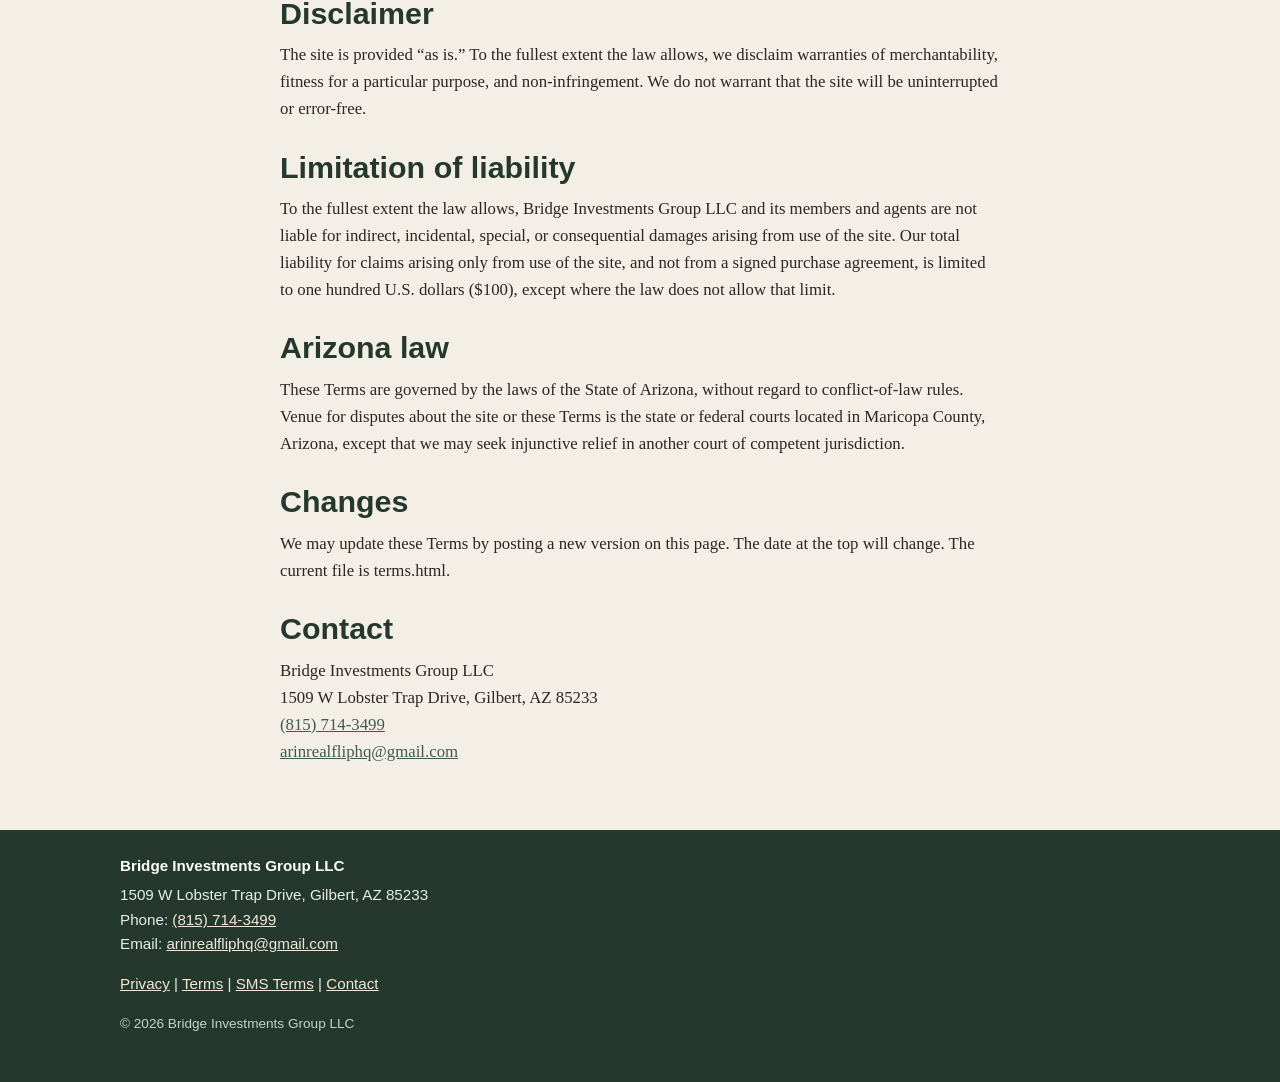
<file: terms.html>
<!DOCTYPE html>
<html lang="en">
<head>
  <meta charset="utf-8">
  <meta name="viewport" content="width=device-width, initial-scale=1">
  <title>Terms of Use | Bridge Investments Group</title>
  <meta name="description" content="Terms of use for the Bridge Investments Group website. Cash offers are not guaranteed. Arizona homeowners only in the Gilbert and Phoenix metro area.">
  <link rel="stylesheet" href="style.css">
</head>
<body>
  <a class="skip-link" href="#main">Skip to content</a>
  <header class="site-header">
    <div class="header-inner">
      <a class="brand" href="index.html">
        <span class="brand-name">Bridge Investments Group</span>
        <span class="brand-tag">Cash offers for Gilbert and Phoenix-area homes</span>
      </a>
      <nav class="nav" aria-label="Primary">
        <a href="index.html">Home</a>
        <a href="index.html#how-it-works">How it works</a>
        <a href="contact.html">Contact</a>
        <a class="nav-cta" href="contact.html#offer-form">Get an offer</a>
      </nav>
    </div>
  </header>

  <main id="main">
    <article class="legal">
      <h1>Terms of Use</h1>
      <p class="updated">Effective date: September 30, 2026. Last updated: September 30, 2026.</p>
      <p>These Terms of Use (“Terms”) cover this website, operated by <strong>Bridge Investments Group LLC</strong> (“we,” “us”), doing business as Bridge Investments Group. If you do not agree, do not use the site.</p>

      <h2>Who we are</h2>
      <p>Bridge Investments Group LLC<br>
      1509 W Lobster Trap Drive, Gilbert, AZ 85233<br>
      Alec Thomas<br>
      <a href="tel:+18157143499">(815) 714-3499</a><br>
      <a href="mailto:arinrealfliphq@gmail.com">arinrealfliphq@gmail.com</a></p>

      <h2>What this site is, and what it is not</h2>
      <p>The site explains how a homeowner can ask us to consider buying a house in Gilbert, Arizona or the Phoenix metro, and it provides a form for that request. General information on the site is not legal, tax, or financial advice.</p>
      <p>We buy houses for our own account. This site is not a solicitation to invest, not an offer of securities, not a request for investor funds, and not an offer to make a loan. Nothing here is a promise of profit or a return.</p>

      <h2>Cash offers are not guaranteed</h2>
      <p><strong>Sending the form, talking with us, or receiving a follow-up does not guarantee a cash offer, a price, or a closing.</strong> We do not state prices on this website. Any offer is subject to our review and to a written purchase agreement signed by Bridge Investments Group LLC (or a buyer it designates in that agreement) and the seller. We may decline any property. You do not have to sell.</p>

      <h2>Area</h2>
      <p>Requests are for houses in Gilbert, Arizona and the Phoenix metro area. A submission about a property outside that area may be declined.</p>

      <h2>No brokerage relationship from browsing</h2>
      <p>Using the site does not make us your real-estate broker, fiduciary, or attorney. We are a buyer unless a separate written agreement says something else.</p>

      <h2>Your submissions</h2>
      <p>You agree that what you submit is accurate to the best of your knowledge and that you have authority to ask about the property. Do not misuse the site, try to disrupt it, or send unlawful content.</p>

      <h2>Text messages</h2>
      <p>Optional text messages are governed by these Terms, the <a href="privacy.html">Privacy Policy</a>, and the <a href="sms-terms.html">SMS Terms</a>. The consent checkbox on the form is unchecked unless you check it. Consent is not a condition of purchase. Message frequency varies. Message and data rates may apply. Reply STOP to opt out and HELP for help. We do not share mobile numbers with third parties for their marketing.</p>

      <h2>Site content</h2>
      <p>Text and layout on this site are owned by Bridge Investments Group LLC. You may not copy the site for a commercial use without written permission.</p>

      <h2>Disclaimer</h2>
      <p>The site is provided “as is.” To the fullest extent the law allows, we disclaim warranties of merchantability, fitness for a particular purpose, and non-infringement. We do not warrant that the site will be uninterrupted or error-free.</p>

      <h2>Limitation of liability</h2>
      <p>To the fullest extent the law allows, Bridge Investments Group LLC and its members and agents are not liable for indirect, incidental, special, or consequential damages arising from use of the site. Our total liability for claims arising only from use of the site, and not from a signed purchase agreement, is limited to one hundred U.S. dollars ($100), except where the law does not allow that limit.</p>

      <h2>Arizona law</h2>
      <p>These Terms are governed by the laws of the State of Arizona, without regard to conflict-of-law rules. Venue for disputes about the site or these Terms is the state or federal courts located in Maricopa County, Arizona, except that we may seek injunctive relief in another court of competent jurisdiction.</p>

      <h2>Changes</h2>
      <p>We may update these Terms by posting a new version on this page. The date at the top will change. The current file is terms.html.</p>

      <h2>Contact</h2>
      <p>Bridge Investments Group LLC<br>
      1509 W Lobster Trap Drive, Gilbert, AZ 85233<br>
      <a href="tel:+18157143499">(815) 714-3499</a><br>
      <a href="mailto:arinrealfliphq@gmail.com">arinrealfliphq@gmail.com</a></p>
    </article>
  </main>
  <footer class="site-footer">
    <div class="footer-inner">
      <p class="footer-legal-name">Bridge Investments Group LLC</p>
      <p>
        1509 W Lobster Trap Drive, Gilbert, AZ 85233<br>
        Phone: <a href="tel:+18157143499">(815) 714-3499</a><br>
        Email: <a href="mailto:arinrealfliphq@gmail.com">arinrealfliphq@gmail.com</a>
      </p>
      <p class="footer-links">
        <a href="privacy.html">Privacy</a> |
        <a href="terms.html">Terms</a> |
        <a href="sms-terms.html">SMS Terms</a> |
        <a href="contact.html">Contact</a>
      </p>
      <p class="copyright">&copy; 2026 Bridge Investments Group LLC</p>
    </div>
  </footer>
</body>
</html>
</file>
<file: style.css>
/* Bridge Investments Group — cash home buyer site
   Palette: clay, sage, and paper. System fonts only. */

:root {
  --clay: #8c3d2f;
  --clay-deep: #5c261c;
  --sage: #3e5c4d;
  --sage-deep: #24382e;
  --sand: #f3efe6;
  --sand-deep: #e6dfd1;
  --paper: #fffcf7;
  --ink: #2a2622;
  --muted: #5e574e;
  --line: #d4cbbd;
  --focus: #1f4d3a;
  --max: 1080px;
}

*,
*::before,
*::after { box-sizing: border-box; }

html { scroll-behavior: smooth; }

body {
  margin: 0;
  font-family: Georgia, "Iowan Old Style", "Palatino Linotype", Palatino, serif;
  font-size: 1.05rem;
  line-height: 1.6;
  color: var(--ink);
  background: var(--sand);
}

a { color: var(--sage); }
a:hover { color: var(--clay-deep); }

h1, h2, h3 {
  font-family: "Segoe UI", Candara, Calibri, sans-serif;
  line-height: 1.2;
  color: var(--sage-deep);
  margin: 0 0 0.7rem;
}

h1 { font-size: clamp(1.9rem, 4.5vw, 2.7rem); }
h2 { font-size: clamp(1.4rem, 3vw, 1.9rem); }
h3 { font-size: 1.15rem; }

p { margin: 0 0 1rem; }

.skip-link {
  position: absolute;
  left: -999px;
  top: 0;
  background: var(--sage-deep);
  color: #fff;
  padding: 0.5rem 1rem;
  z-index: 10;
}
.skip-link:focus { left: 0; }

.site-header {
  background: var(--sage-deep);
  color: #f6f3ec;
}
.header-inner {
  max-width: var(--max);
  margin: 0 auto;
  padding: 0.9rem 1.25rem;
  display: flex;
  flex-wrap: wrap;
  gap: 0.75rem 1.5rem;
  align-items: center;
  justify-content: space-between;
}
.brand { color: #fff; text-decoration: none; }
.brand-name {
  display: block;
  font-family: "Segoe UI", Candara, sans-serif;
  font-weight: 700;
  font-size: 1.15rem;
  letter-spacing: 0.01em;
}
.brand-tag {
  display: block;
  font-family: "Segoe UI", Candara, sans-serif;
  font-size: 0.85rem;
  color: #d7e4dc;
}
.nav {
  display: flex;
  flex-wrap: wrap;
  gap: 0.4rem 1rem;
  align-items: center;
}
.nav a {
  color: #f6f3ec;
  font-family: "Segoe UI", Candara, sans-serif;
  text-decoration: none;
  font-size: 0.95rem;
}
.nav a:hover,
.nav a[aria-current="page"] { text-decoration: underline; }
.nav-cta {
  background: var(--clay);
  color: #fff !important;
  padding: 0.4rem 0.75rem;
  border-radius: 4px;
}
.nav-cta:hover { background: var(--clay-deep); }

.hero {
  background:
    linear-gradient(160deg, rgba(36, 56, 46, 0.92), rgba(92, 38, 28, 0.78));
  color: #f8f5ef;
}
.hero-inner {
  max-width: var(--max);
  margin: 0 auto;
  padding: 2.5rem 1.25rem 2.75rem;
  display: grid;
  grid-template-columns: 1.1fr 0.9fr;
  gap: 2rem;
  align-items: start;
}
.hero h1,
.hero .lede { color: #f8f5ef; }
.lede { font-size: 1.12rem; }
.hero-points {
  margin: 0;
  padding-left: 1.15rem;
}
.hero-points li { margin: 0.35rem 0; }

.wrap {
  max-width: var(--max);
  margin: 0 auto;
  padding: 0 1.25rem;
}
.section { padding: 2.5rem 0; }
.section-paper { background: var(--paper); }

.grid-3, .grid-2, .contact-grid {
  display: grid;
  gap: 1rem;
}
.grid-3 { grid-template-columns: repeat(3, 1fr); }
.grid-2 { grid-template-columns: repeat(2, 1fr); }
.contact-grid { grid-template-columns: 0.85fr 1.15fr; align-items: start; }

.card, .form-card {
  background: var(--paper);
  border: 1px solid var(--line);
  border-radius: 8px;
  padding: 1.1rem 1.15rem 0.4rem;
}
.form-card { color: var(--ink); padding-bottom: 1rem; }
.form-card h2 { margin-top: 0.2rem; }
.step {
  display: inline-block;
  font-family: "Segoe UI", Candara, sans-serif;
  font-size: 0.78rem;
  letter-spacing: 0.04em;
  text-transform: uppercase;
  color: var(--clay);
  margin-bottom: 0.35rem;
}
.form-intro, .form-note, .fine {
  font-family: "Segoe UI", Candara, sans-serif;
  font-size: 0.92rem;
  color: var(--muted);
}
.field { margin-bottom: 0.8rem; }
label {
  display: block;
  font-family: "Segoe UI", Candara, sans-serif;
  font-size: 0.92rem;
  margin-bottom: 0.25rem;
}
input[type="text"],
input[type="email"],
input[type="tel"],
textarea {
  width: 100%;
  font: inherit;
  padding: 0.5rem 0.6rem;
  border: 1px solid var(--line);
  border-radius: 4px;
  background: #fff;
  color: var(--ink);
}
textarea { resize: vertical; }
.req { color: var(--clay); }
.consent {
  display: flex;
  gap: 0.6rem;
  align-items: flex-start;
  margin: 0.6rem 0 1rem;
  font-family: "Segoe UI", Candara, sans-serif;
  font-size: 0.88rem;
  line-height: 1.45;
}
.consent input {
  margin-top: 0.25rem;
  width: 1.05rem;
  height: 1.05rem;
  flex: 0 0 auto;
}
.consent label { margin: 0; font-size: 0.88rem; }
.btn {
  font-family: "Segoe UI", Candara, sans-serif;
  background: var(--clay);
  color: #fff;
  border: 0;
  border-radius: 4px;
  padding: 0.65rem 1rem;
  font-size: 1rem;
  cursor: pointer;
}
.btn:hover { background: var(--clay-deep); }
address { font-style: normal; }

.legal {
  max-width: 760px;
  margin: 0 auto;
  padding: 2rem 1.25rem 3rem;
}
.legal h2 { margin-top: 1.6rem; }
.updated {
  font-family: "Segoe UI", Candara, sans-serif;
  color: var(--muted);
  font-size: 0.92rem;
}
.legal ul { margin-top: 0; }

.site-footer {
  background: var(--sage-deep);
  color: #e7eee9;
  font-family: "Segoe UI", Candara, sans-serif;
  font-size: 0.95rem;
}
.footer-inner {
  max-width: var(--max);
  margin: 0 auto;
  padding: 1.5rem 1.25rem 2rem;
}
.footer-legal-name {
  font-weight: 700;
  color: #fff;
  margin-bottom: 0.35rem;
}
.site-footer a { color: #f3e6d8; }
.footer-links { margin-top: 0.8rem; }
.copyright { color: #c5d4cb; font-size: 0.85rem; }

:focus-visible {
  outline: 3px solid var(--focus);
  outline-offset: 2px;
}

@media (max-width: 860px) {
  .hero-inner,
  .grid-3,
  .grid-2,
  .contact-grid { grid-template-columns: 1fr; }
}
</file>
